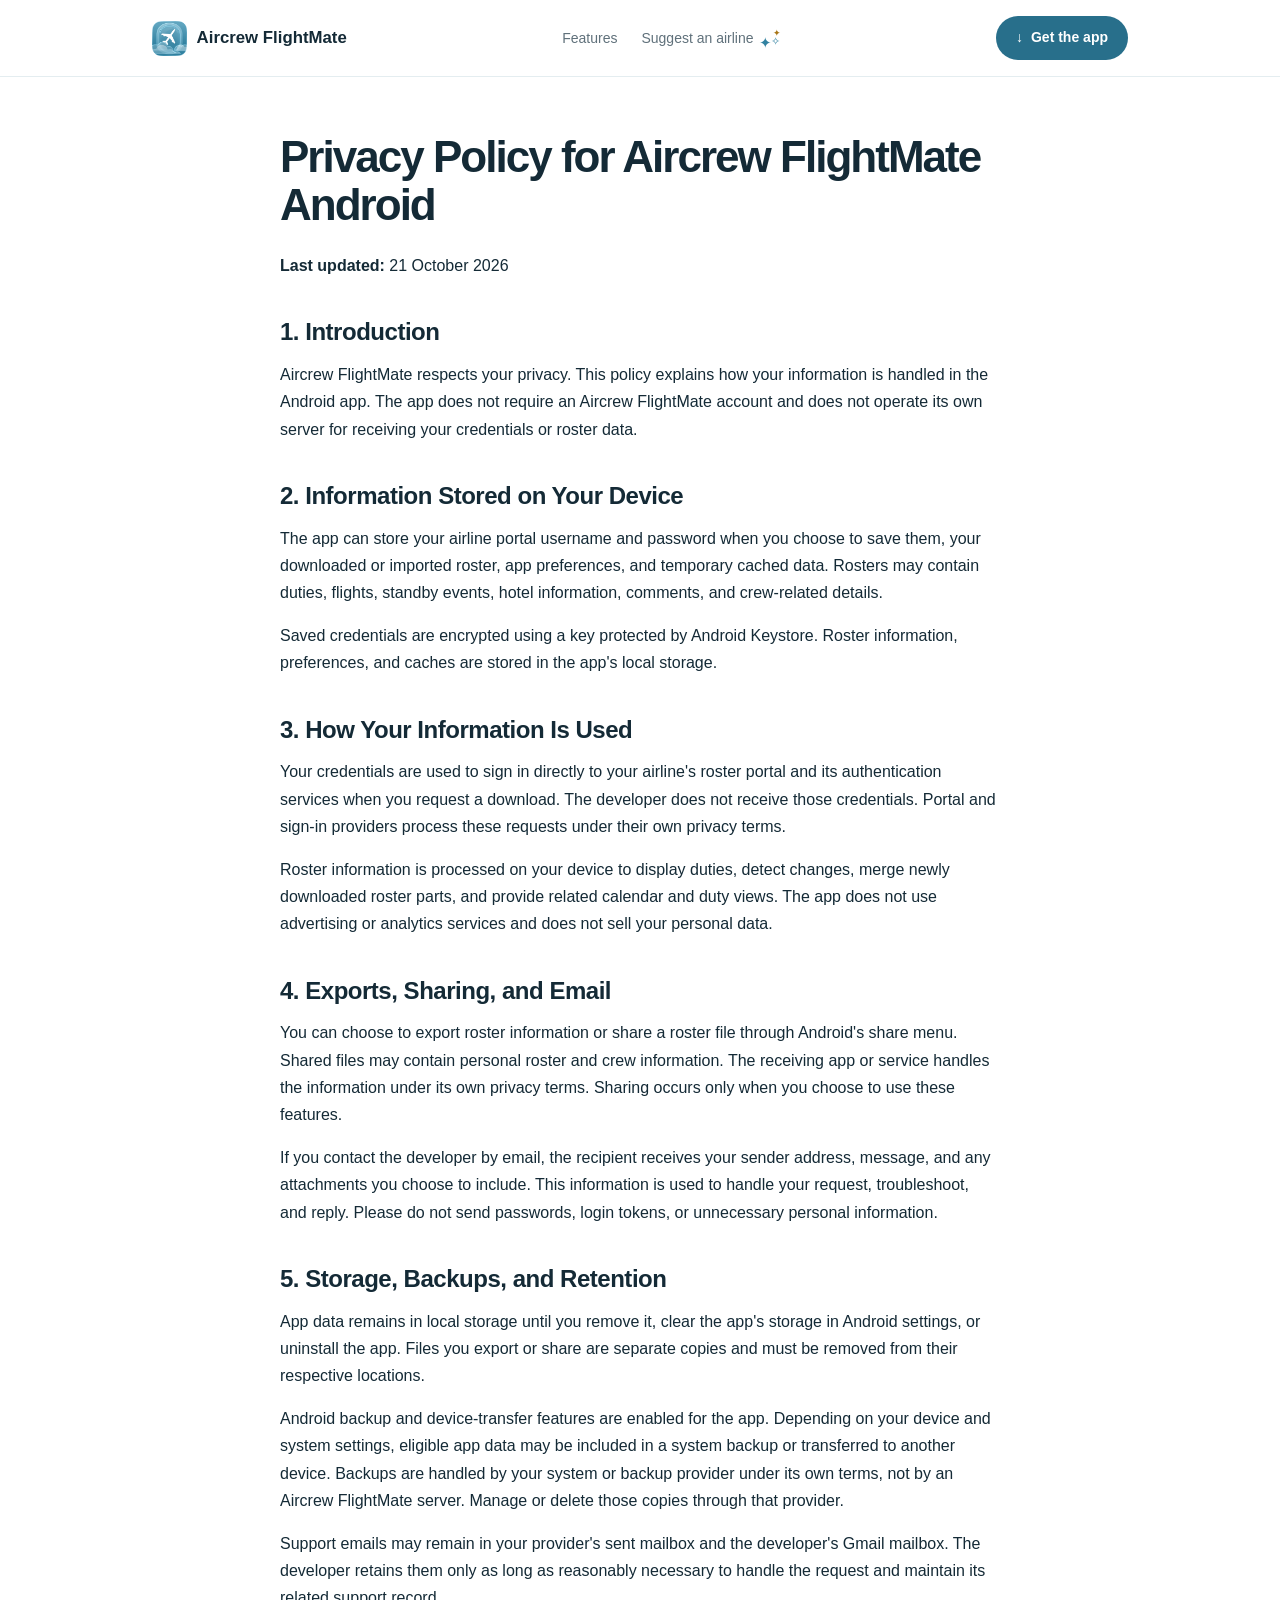
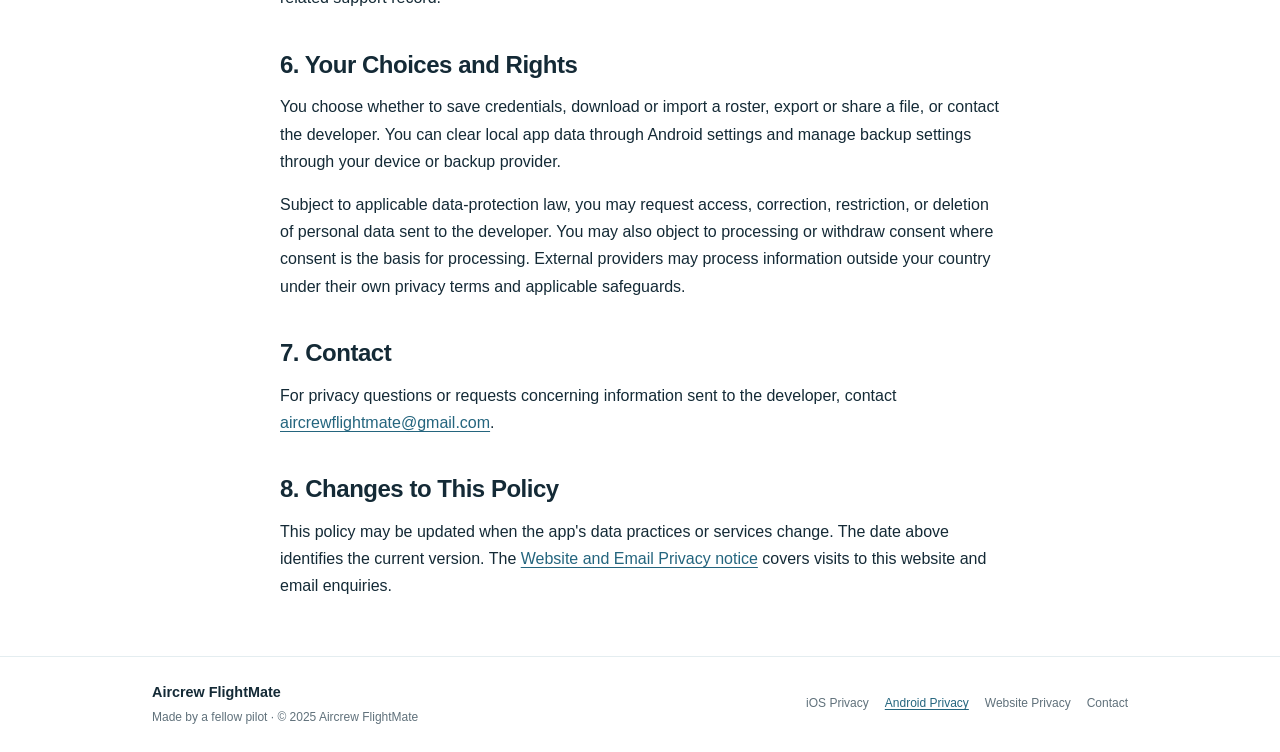
<file: privacy-android.html>
<!DOCTYPE html>
<html lang="en">
<head>
  <meta charset="UTF-8">
  <meta name="viewport" content="width=device-width, initial-scale=1.0">
  <title>Privacy Policy - Aircrew FlightMate Android</title>
  <link rel="icon" type="image/png" href="assets/app-icon.png">
  <link rel="stylesheet" href="styles.css?v=160f6955e861">
</head>
<body>
  <a class="skip-link" href="#main-content">Skip to content</a>
  <header class="site-header">
    <div class="header-content">
      <a class="brand" href="./" aria-label="Aircrew FlightMate home">
        <img src="assets/app-icon.png" alt="" width="35" height="35">
        <span>Aircrew FlightMate</span>
      </a>
      <nav class="site-nav" aria-label="Main navigation">
        <a href="./#features">Features</a>
        <a class="airline-nav" href="./#suggest-airline">Suggest an airline<span class="sparkles" aria-hidden="true"><span>✦</span><span>✦</span><span>✧</span></span></a>
      </nav>
      <a class="button header-download" href="./#download"><span aria-hidden="true">↓</span> Get the app</a>
    </div>
  </header>
  <main class="policy" id="main-content">
    <h1>Privacy Policy for Aircrew FlightMate Android</h1>
    <p><strong>Last updated:</strong> 21 October 2026</p>

    <h2>1. Introduction</h2>
    <p>Aircrew FlightMate respects your privacy. This policy explains how your information is handled in the Android app. The app does not require an Aircrew FlightMate account and does not operate its own server for receiving your credentials or roster data.</p>

    <h2>2. Information Stored on Your Device</h2>
    <p>The app can store your airline portal username and password when you choose to save them, your downloaded or imported roster, app preferences, and temporary cached data. Rosters may contain duties, flights, standby events, hotel information, comments, and crew-related details.</p>
    <p>Saved credentials are encrypted using a key protected by Android Keystore. Roster information, preferences, and caches are stored in the app's local storage.</p>

    <h2>3. How Your Information Is Used</h2>
    <p>Your credentials are used to sign in directly to your airline's roster portal and its authentication services when you request a download. The developer does not receive those credentials. Portal and sign-in providers process these requests under their own privacy terms.</p>
    <p>Roster information is processed on your device to display duties, detect changes, merge newly downloaded roster parts, and provide related calendar and duty views. The app does not use advertising or analytics services and does not sell your personal data.</p>

    <h2>4. Exports, Sharing, and Email</h2>
    <p>You can choose to export roster information or share a roster file through Android's share menu. Shared files may contain personal roster and crew information. The receiving app or service handles the information under its own privacy terms. Sharing occurs only when you choose to use these features.</p>
    <p>If you contact the developer by email, the recipient receives your sender address, message, and any attachments you choose to include. This information is used to handle your request, troubleshoot, and reply. Please do not send passwords, login tokens, or unnecessary personal information.</p>

    <h2>5. Storage, Backups, and Retention</h2>
    <p>App data remains in local storage until you remove it, clear the app's storage in Android settings, or uninstall the app. Files you export or share are separate copies and must be removed from their respective locations.</p>
    <p>Android backup and device-transfer features are enabled for the app. Depending on your device and system settings, eligible app data may be included in a system backup or transferred to another device. Backups are handled by your system or backup provider under its own terms, not by an Aircrew FlightMate server. Manage or delete those copies through that provider.</p>
    <p>Support emails may remain in your provider's sent mailbox and the developer's Gmail mailbox. The developer retains them only as long as reasonably necessary to handle the request and maintain its related support record.</p>

    <h2>6. Your Choices and Rights</h2>
    <p>You choose whether to save credentials, download or import a roster, export or share a file, or contact the developer. You can clear local app data through Android settings and manage backup settings through your device or backup provider.</p>
    <p>Subject to applicable data-protection law, you may request access, correction, restriction, or deletion of personal data sent to the developer. You may also object to processing or withdraw consent where consent is the basis for processing. External providers may process information outside your country under their own privacy terms and applicable safeguards.</p>

    <h2>7. Contact</h2>
    <p>For privacy questions or requests concerning information sent to the developer, contact <a href="mailto:aircrewflightmate@gmail.com">aircrewflightmate@gmail.com</a>.</p>

    <h2>8. Changes to This Policy</h2>
    <p>This policy may be updated when the app's data practices or services change. The date above identifies the current version. The <a href="privacy-website.html">Website and Email Privacy notice</a> covers visits to this website and email enquiries.</p>
  </main>
  <footer class="site-footer">
    <div class="footer-content">
      <div>
        <a class="footer-brand" href="./">Aircrew FlightMate</a>
        <p>Made by a fellow pilot · &copy; 2025 Aircrew FlightMate</p>
      </div>
      <nav class="footer-links" id="privacy" aria-label="Privacy and contact">
        <a href="privacy-ios.html">iOS Privacy</a>
        <a href="privacy-android.html" aria-current="page">Android Privacy</a>
        <a id="website-privacy" href="privacy-website.html">Website Privacy</a>
        <a href="mailto:aircrewflightmate@gmail.com">Contact</a>
      </nav>
    </div>
  </footer>
</body>
</html>
</file>
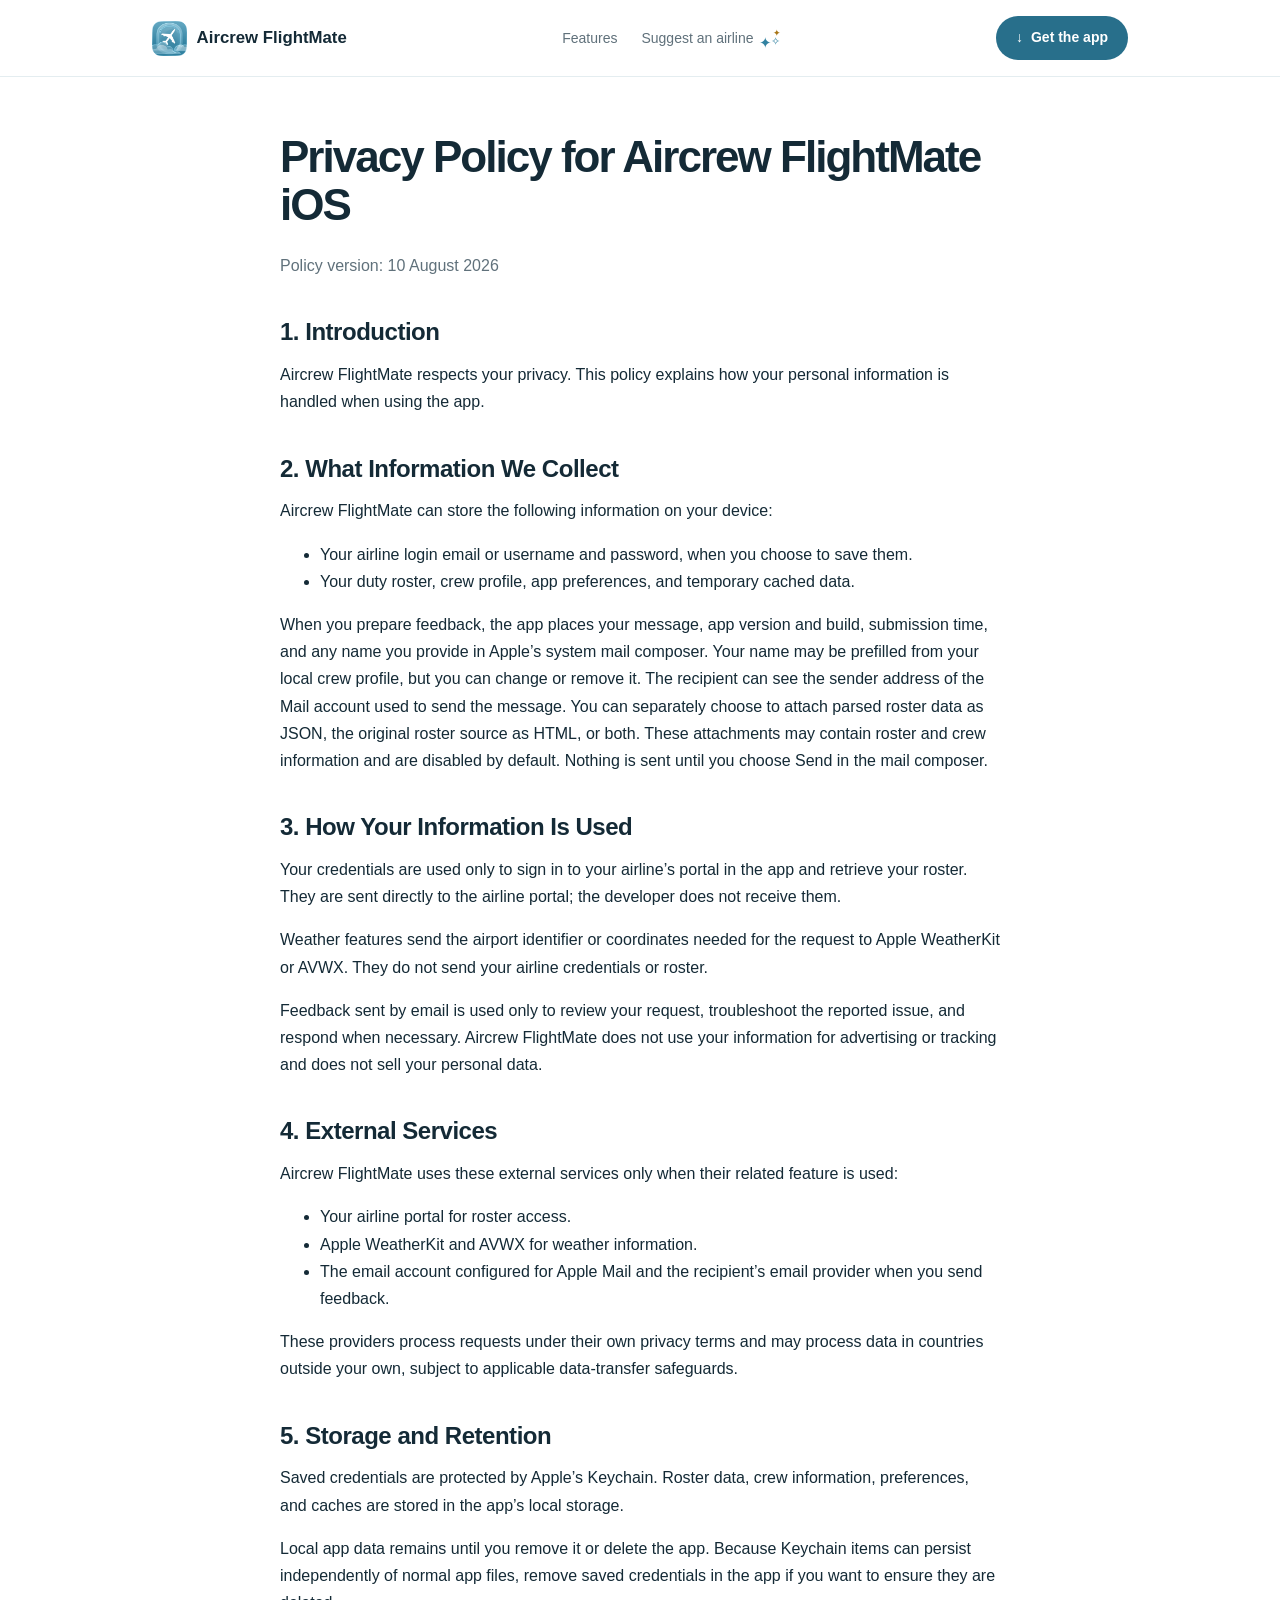
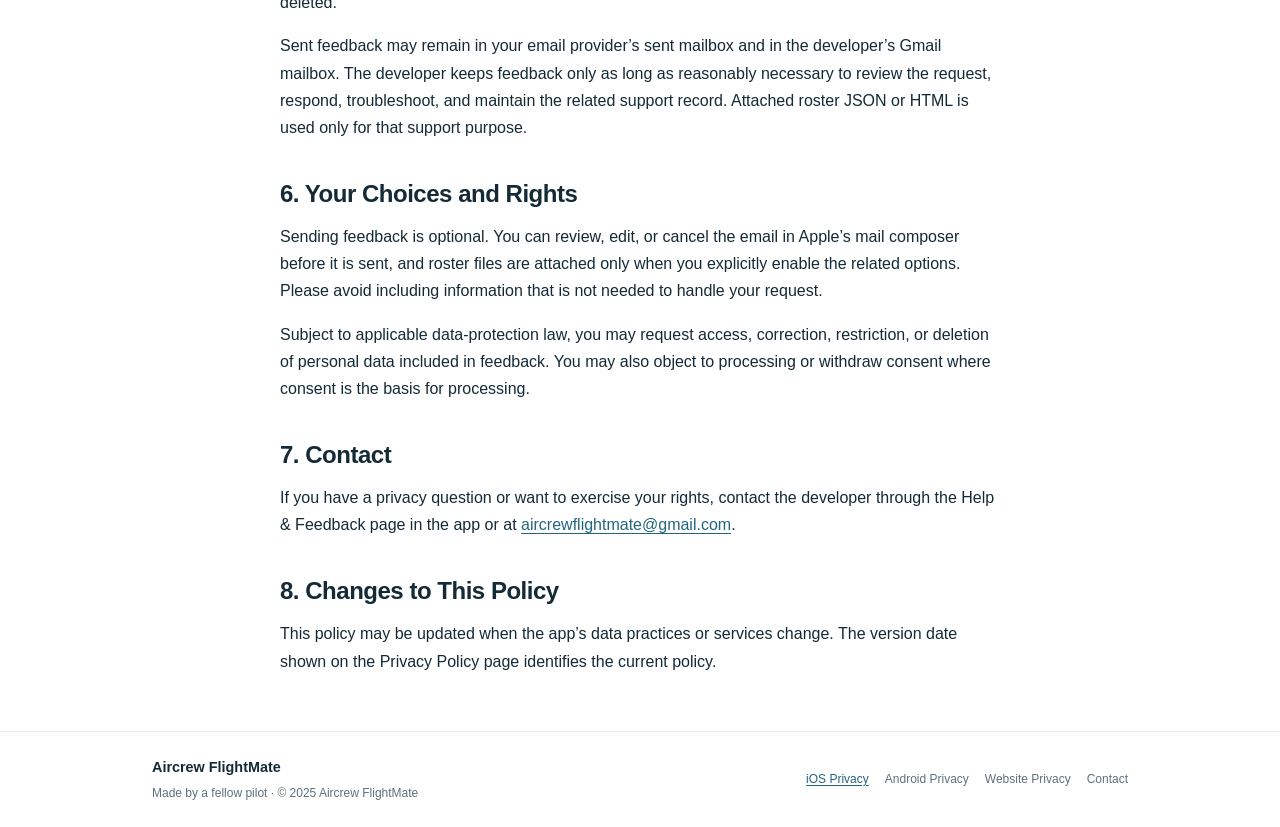
<file: privacy-ios.html>
<!DOCTYPE html>
<html lang="en">
<head>
  <meta charset="UTF-8">
  <meta name="viewport" content="width=device-width, initial-scale=1.0">
  <title>Privacy Policy - Aircrew FlightMate iOS</title>
  <link rel="icon" type="image/png" href="assets/app-icon.png">
  <link rel="stylesheet" href="styles.css?v=160f6955e861">
</head>
<body>
  <a class="skip-link" href="#main-content">Skip to content</a>
  <header class="site-header">
    <div class="header-content">
      <a class="brand" href="./" aria-label="Aircrew FlightMate home">
        <img src="assets/app-icon.png" alt="" width="35" height="35">
        <span>Aircrew FlightMate</span>
      </a>
      <nav class="site-nav" aria-label="Main navigation">
        <a href="./#features">Features</a>
        <a class="airline-nav" href="./#suggest-airline">Suggest an airline<span class="sparkles" aria-hidden="true"><span>✦</span><span>✦</span><span>✧</span></span></a>
      </nav>
      <a class="button header-download" href="./#download"><span aria-hidden="true">↓</span> Get the app</a>
    </div>
  </header>
  <main class="policy" id="main-content">
    <h1>Privacy Policy for Aircrew FlightMate iOS</h1>
    <p class="date">Policy version: 10 August 2026</p>

    <h2>1. Introduction</h2>
    <p>Aircrew FlightMate respects your privacy. This policy explains how your personal information is handled when using the app.</p>

    <h2>2. What Information We Collect</h2>
    <p>Aircrew FlightMate can store the following information on your device:</p>
    <ul>
      <li>Your airline login email or username and password, when you choose to save them.</li>
      <li>Your duty roster, crew profile, app preferences, and temporary cached data.</li>
    </ul>
    <p>When you prepare feedback, the app places your message, app version and build, submission time, and any name you provide in Apple’s system mail composer. Your name may be prefilled from your local crew profile, but you can change or remove it. The recipient can see the sender address of the Mail account used to send the message. You can separately choose to attach parsed roster data as JSON, the original roster source as HTML, or both. These attachments may contain roster and crew information and are disabled by default. Nothing is sent until you choose Send in the mail composer.</p>

    <h2>3. How Your Information Is Used</h2>
    <p>Your credentials are used only to sign in to your airline’s portal in the app and retrieve your roster. They are sent directly to the airline portal; the developer does not receive them.</p>
    <p>Weather features send the airport identifier or coordinates needed for the request to Apple WeatherKit or AVWX. They do not send your airline credentials or roster.</p>
    <p>Feedback sent by email is used only to review your request, troubleshoot the reported issue, and respond when necessary. Aircrew FlightMate does not use your information for advertising or tracking and does not sell your personal data.</p>

    <h2>4. External Services</h2>
    <p>Aircrew FlightMate uses these external services only when their related feature is used:</p>
    <ul>
      <li>Your airline portal for roster access.</li>
      <li>Apple WeatherKit and AVWX for weather information.</li>
      <li>The email account configured for Apple Mail and the recipient’s email provider when you send feedback.</li>
    </ul>
    <p>These providers process requests under their own privacy terms and may process data in countries outside your own, subject to applicable data-transfer safeguards.</p>

    <h2>5. Storage and Retention</h2>
    <p>Saved credentials are protected by Apple’s Keychain. Roster data, crew information, preferences, and caches are stored in the app’s local storage.</p>
    <p>Local app data remains until you remove it or delete the app. Because Keychain items can persist independently of normal app files, remove saved credentials in the app if you want to ensure they are deleted.</p>
    <p>Sent feedback may remain in your email provider’s sent mailbox and in the developer’s Gmail mailbox. The developer keeps feedback only as long as reasonably necessary to review the request, respond, troubleshoot, and maintain the related support record. Attached roster JSON or HTML is used only for that support purpose.</p>

    <h2>6. Your Choices and Rights</h2>
    <p>Sending feedback is optional. You can review, edit, or cancel the email in Apple’s mail composer before it is sent, and roster files are attached only when you explicitly enable the related options. Please avoid including information that is not needed to handle your request.</p>
    <p>Subject to applicable data-protection law, you may request access, correction, restriction, or deletion of personal data included in feedback. You may also object to processing or withdraw consent where consent is the basis for processing.</p>

    <h2>7. Contact</h2>
    <p>If you have a privacy question or want to exercise your rights, contact the developer through the Help &amp; Feedback page in the app or at <a href="mailto:aircrewflightmate@gmail.com">aircrewflightmate@gmail.com</a>.</p>

    <h2>8. Changes to This Policy</h2>
    <p>This policy may be updated when the app’s data practices or services change. The version date shown on the Privacy Policy page identifies the current policy.</p>
  </main>
  <footer class="site-footer">
    <div class="footer-content">
      <div>
        <a class="footer-brand" href="./">Aircrew FlightMate</a>
        <p>Made by a fellow pilot · &copy; 2025 Aircrew FlightMate</p>
      </div>
      <nav class="footer-links" id="privacy" aria-label="Privacy and contact">
        <a href="privacy-ios.html" aria-current="page">iOS Privacy</a>
        <a href="privacy-android.html">Android Privacy</a>
        <a id="website-privacy" href="privacy-website.html">Website Privacy</a>
        <a href="mailto:aircrewflightmate@gmail.com">Contact</a>
      </nav>
    </div>
  </footer>
</body>
</html>
</file>
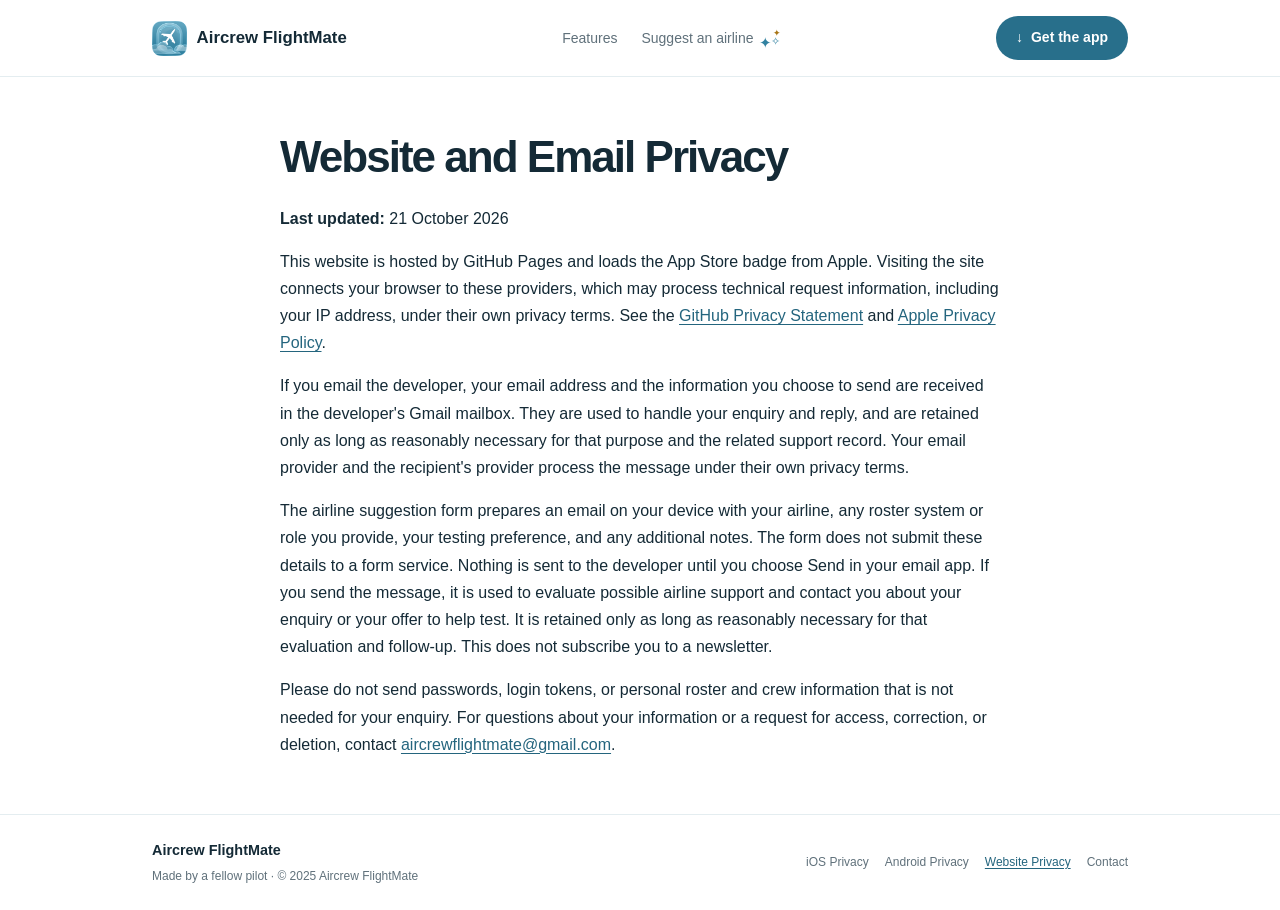
<file: privacy-website.html>
<!DOCTYPE html>
<html lang="en">
<head>
  <meta charset="UTF-8">
  <meta name="viewport" content="width=device-width, initial-scale=1.0">
  <title>Website and Email Privacy - Aircrew FlightMate</title>
  <link rel="icon" type="image/png" href="assets/app-icon.png">
  <link rel="stylesheet" href="styles.css?v=160f6955e861">
</head>
<body>
  <a class="skip-link" href="#main-content">Skip to content</a>
  <header class="site-header">
    <div class="header-content">
      <a class="brand" href="./" aria-label="Aircrew FlightMate home">
        <img src="assets/app-icon.png" alt="" width="35" height="35">
        <span>Aircrew FlightMate</span>
      </a>
      <nav class="site-nav" aria-label="Main navigation">
        <a href="./#features">Features</a>
        <a class="airline-nav" href="./#suggest-airline">Suggest an airline<span class="sparkles" aria-hidden="true"><span>✦</span><span>✦</span><span>✧</span></span></a>
      </nav>
      <a class="button header-download" href="./#download"><span aria-hidden="true">↓</span> Get the app</a>
    </div>
  </header>
  <main class="policy" id="main-content">
    <h1>Website and Email Privacy</h1>
    <p><strong>Last updated:</strong> 21 October 2026</p>
    <p>This website is hosted by GitHub Pages and loads the App Store badge from Apple. Visiting the site connects your browser to these providers, which may process technical request information, including your IP address, under their own privacy terms. See the <a href="https://docs.github.com/en/site-policy/privacy-policies/github-general-privacy-statement">GitHub Privacy Statement</a> and <a href="https://www.apple.com/legal/privacy/">Apple Privacy Policy</a>.</p>
    <p>If you email the developer, your email address and the information you choose to send are received in the developer's Gmail mailbox. They are used to handle your enquiry and reply, and are retained only as long as reasonably necessary for that purpose and the related support record. Your email provider and the recipient's provider process the message under their own privacy terms.</p>
    <p>The airline suggestion form prepares an email on your device with your airline, any roster system or role you provide, your testing preference, and any additional notes. The form does not submit these details to a form service. Nothing is sent to the developer until you choose Send in your email app. If you send the message, it is used to evaluate possible airline support and contact you about your enquiry or your offer to help test. It is retained only as long as reasonably necessary for that evaluation and follow-up. This does not subscribe you to a newsletter.</p>
    <p>Please do not send passwords, login tokens, or personal roster and crew information that is not needed for your enquiry. For questions about your information or a request for access, correction, or deletion, contact <a href="mailto:aircrewflightmate@gmail.com">aircrewflightmate@gmail.com</a>.</p>
  </main>
  <footer class="site-footer">
    <div class="footer-content">
      <div>
        <a class="footer-brand" href="./">Aircrew FlightMate</a>
        <p>Made by a fellow pilot · &copy; 2025 Aircrew FlightMate</p>
      </div>
      <nav class="footer-links" id="privacy" aria-label="Privacy and contact">
        <a href="privacy-ios.html">iOS Privacy</a>
        <a href="privacy-android.html">Android Privacy</a>
        <a id="website-privacy" href="privacy-website.html" aria-current="page">Website Privacy</a>
        <a href="mailto:aircrewflightmate@gmail.com">Contact</a>
      </nav>
    </div>
  </footer>
</body>
</html>
</file>
<file: styles.css>
:root {
  /* Match the apps' shared teal accent and the approved website concept. */
  --accent: #3282a1;
  --accent-dark: #24657e;
  --button: #286f8b;
  --navy: #142a36;
  --paper: #ffffff;
  --soft: #f1f7f9;
  --muted: #60717b;
  --line: #e4edf0;
}
* { box-sizing: border-box; }
html { scroll-padding-top: 6rem; }
body {
  margin: 0;
  background: var(--paper);
  color: var(--navy);
  font-family: -apple-system, BlinkMacSystemFont, 'Segoe UI', Roboto, sans-serif;
  line-height: 1.6;
}
a { color: var(--accent-dark); text-underline-offset: 0.2em; }
img { display: block; max-width: 100%; height: auto; }
h1, h2, h3 { color: var(--navy); }
h1, h2 { font-weight: 600; line-height: 1.08; letter-spacing: -0.045em; }
h1 { font-size: clamp(2.25rem, 6.4vw, 4.1rem); margin: 0; }
h2 { font-size: clamp(1.9rem, 4.3vw, 2.65rem); margin: 0 0 1rem; }
h3 { font-size: 1.05rem; line-height: 1.3; letter-spacing: -0.015em; margin: 0 0 0.5rem; font-weight: 600; }
:focus-visible { outline: 3px solid var(--accent); outline-offset: 4px; }
.skip-link {
  position: fixed;
  top: 0.5rem;
  left: 1rem;
  z-index: 30;
  padding: 0.75rem 1rem;
  background: var(--paper);
  transform: translateY(-150%);
}
.skip-link:focus { transform: translateY(0); }
.site-header { position: sticky; top: 0; z-index: 20; background: var(--paper); border-bottom: 1px solid var(--line); }
.header-content {
  max-width: 1040px;
  margin: 0 auto;
  padding: 1rem 2rem;
  display: grid;
  grid-template-columns: auto 1fr auto;
  align-items: center;
  gap: 1.5rem;
}
.brand { display: inline-flex; align-items: center; gap: 0.6rem; color: var(--navy); font-size: 1.05rem; font-weight: 600; text-decoration: none; white-space: nowrap; }
.brand img { width: 35px; height: 35px; flex-shrink: 0; }
.site-nav { display: flex; align-items: center; justify-content: center; gap: 1.5rem; }
.site-nav a { display: inline-flex; align-items: center; min-height: 44px; color: var(--muted); font-size: 0.875rem; text-decoration: none; white-space: nowrap; }
.site-nav a:hover { color: var(--accent-dark); }
.sparkles { display: inline-block; position: relative; width: 22px; height: 25px; margin-left: 5px; color: var(--accent); }
.sparkles span { position: absolute; animation: sparkle 2.8s ease-in-out infinite; }
.sparkles span:nth-child(1) { top: 5px; left: 0; font-size: 15px; }
.sparkles span:nth-child(2) { top: 0; right: 0; font-size: 9px; color: #a87516; animation-delay: 0.65s; }
.sparkles span:nth-child(3) { bottom: 0; right: 1px; font-size: 11px; animation-delay: 1.3s; }
@keyframes sparkle {
  0%, 100% { opacity: 0.45; transform: scale(0.8); }
  45% { opacity: 1; transform: scale(1.15); }
}
.button {
  display: inline-flex;
  align-items: center;
  justify-content: center;
  gap: 0.5rem;
  min-height: 44px;
  padding: 0.7rem 1.25rem;
  border: 0;
  border-radius: 999px;
  background: var(--button);
  color: white;
  font: inherit;
  font-size: 0.875rem;
  font-weight: 600;
  line-height: 1.4;
  text-align: center;
  text-decoration: none;
  cursor: pointer;
}
.button:hover { background: #1e576e; }
.hero { max-width: 1040px; margin: 0 auto; padding: 4rem 1.75rem 0; text-align: center; }
.eyebrow { color: var(--accent-dark); font-size: 0.7rem; font-weight: 600; letter-spacing: 0.13em; text-transform: uppercase; margin: 0 0 1.1rem; }
.hero h1 span { color: var(--accent); }
.hero-description { max-width: 570px; margin: 1.5rem auto 0; font-size: 1.05rem; color: var(--muted); }
.hero-tagline { font-size: 0.8rem; margin: 1.5rem 0 0; color: var(--muted); }
.phone-stage { position: relative; max-width: 710px; margin: 0 auto; padding: 4rem 2.75rem 2rem; }
.phone-glow { position: absolute; inset: 8rem 1rem 3rem; background: radial-gradient(ellipse, #c8e6f0, transparent 70%); opacity: 0.7; pointer-events: none; }
.phones { position: relative; display: grid; grid-template-columns: 1fr 1.15fr 1fr; align-items: center; gap: 22px; }
.phone { min-width: 0; margin: 0; }
.phone-frame { padding: 7px; background: #10202b; border-radius: 32px; box-shadow: 0 22px 35px -14px #0628384d, inset 0 0 0 1px #7e929b; }
.phone-frame img { width: 100%; border-radius: 25px; }
.phone-left { transform: rotate(-7deg) translateY(27px); }
.phone-right { transform: rotate(7deg) translateY(27px); }
.phone-center { z-index: 1; }
.phone figcaption { margin-top: 1.2rem; font-size: 0.75rem; color: var(--muted); }
.phone-stage > .platform-note { margin: 2.25rem 0 0; }
.platform-note { color: var(--muted); font-size: 0.8rem; }
.section { width: calc(100% - 3.5rem); max-width: 960px; margin: 3rem auto; }
.features { padding: 3rem 2.65rem; border-radius: 28px; background: var(--soft); }
.section-heading { max-width: 550px; margin: 0 auto; text-align: center; }
.section-heading > p:last-child { margin-bottom: 0; color: var(--muted); }
.feature-grid { display: grid; grid-template-columns: 1fr 1fr; gap: 2rem 2.5rem; margin-top: 2.5rem; }
.feature { display: grid; grid-template-columns: 25px 1fr; gap: 0.8rem; align-items: start; }
.feature-icon { width: 24px; height: 24px; margin-top: 1px; color: var(--accent-dark); }
.feature p { margin: 0; color: var(--muted); font-size: 0.9rem; }
.feature-notes { margin-top: 2rem; border-top: 1px solid var(--line); padding-top: 1rem; color: var(--muted); font-size: 0.9rem; }
.feature-notes p:last-child { margin-bottom: 0; }
.airline-callout { display: flex; align-items: center; justify-content: space-between; gap: 2rem; padding: 3rem 2.65rem; border-radius: 28px; background: #102f40; color: #f6fbfd; }
.airline-callout h2 { color: #f6fbfd; }
.airline-callout .eyebrow { color: #8bc4d8; }
.airline-callout > div:first-child > p:last-child { max-width: 470px; color: #d0e2eb; margin-bottom: 0; }
.airline-action { flex-shrink: 0; }
.airline-action p { margin: 0.7rem 0 0; text-align: center; color: #d0e2eb; font-size: 0.75rem; }
.button-light { background: #f6fbfd; color: #102f40; padding: 0.9rem 1.3rem; }
.button-light:hover { background: #e2f0f6; }
.airline-callout :focus-visible { outline-color: #8bc4d8; }
.airline-form-container { max-width: 720px; margin: 2.5rem auto 0; padding: 0 1rem; }
#airline-form { display: grid; gap: 1.1rem; scroll-margin-top: 1.25rem; }
#airline-form label { display: grid; gap: 0.45rem; font-size: 0.9rem; font-weight: 600; }
#airline-form input[type="text"], #airline-form select, #airline-form textarea { width: 100%; min-height: 44px; padding: 0.75rem; border: 1px solid #8297a3; border-radius: 10px; background: var(--paper); color: var(--navy); font: inherit; font-size: 1rem; }
#airline-form textarea { resize: vertical; }
#airline-form .tester-choice { display: flex; align-items: start; gap: 0.5rem; font-weight: 400; }
#airline-form input[type="checkbox"] { margin-top: 0.35rem; accent-color: var(--accent-dark); }
#airline-form button { justify-self: start; }
#airline-email-note, .email-fallback { font-size: 0.8rem; color: var(--muted); overflow-wrap: anywhere; }
#airline-email-note { margin: 0; }
.download { padding: 3.5rem 1.75rem; text-align: center; background: var(--soft); }
.download-icon { width: 55px; height: 55px; margin: 0 auto 1.2rem; }
.download > p { color: var(--muted); }
.store-links { display: flex; flex-wrap: wrap; align-items: center; justify-content: center; gap: 1.5rem; padding: 12.5px 0; margin: 1.25rem auto 0.5rem; }
.store-links a { display: inline-flex; border-radius: 8px; }
.appstore-badge img { width: 150px; height: 50px; }
.google-play-badge img { width: auto; height: 50px; }
.download .availability { font-size: 0.75rem; margin-bottom: 0; }
.site-footer { border-top: 1px solid var(--line); }
.footer-content { display: flex; align-items: center; justify-content: space-between; flex-wrap: wrap; gap: 1rem; max-width: 1040px; margin: 0 auto; padding: 1.5rem 2rem; color: var(--muted); font-size: 0.75rem; }
.footer-brand { color: var(--navy); font-weight: 600; text-decoration: none; font-size: 0.9rem; }
.footer-content p { margin: 0.3rem 0 0; }
.footer-links { display: flex; flex-wrap: wrap; gap: 0.25rem 1rem; }
.footer-links a { display: inline-flex; align-items: center; min-height: 44px; color: inherit; text-decoration: none; }
.footer-links a:hover, .footer-links a[aria-current="page"] { color: var(--accent-dark); text-decoration: underline; }
.policy { max-width: 48rem; margin: 3.5rem auto; padding: 0 1.5rem; overflow-wrap: anywhere; line-height: 1.7; }
.policy h1 { font-size: clamp(2rem, 4vw, 2.75rem); margin-bottom: 1.5rem; }
.policy h2 { font-size: 1.5rem; letter-spacing: -0.02em; margin-top: 2.5rem; }
.policy .date { color: var(--muted); }
@media (max-width: 760px) {
  html { scroll-padding-top: 9rem; }
  .header-content { grid-template-columns: minmax(0, 1fr) auto; gap: 0.5rem 1rem; padding: 0.75rem 1.5rem; }
  .brand { font-size: 1rem; }
  .brand img { width: 32px; height: 32px; }
  .site-nav { grid-column: 1 / -1; grid-row: 2; }
  .header-download { grid-column: 2; grid-row: 1; }
  .hero { padding-top: 2.5rem; }
  .hero-description { font-size: 1rem; }
  .phone-stage { padding: 3rem 2rem 1.5rem; }
  .phones { gap: 12px; }
  .phone-frame { padding: 5px; border-radius: 25px; }
  .phone-frame img { border-radius: 20px; }
  .features { padding: 2.5rem 1.75rem; }
  .airline-callout { flex-direction: column; align-items: start; padding: 2.5rem 1.75rem; gap: 1.5rem; }
  .footer-content { flex-direction: column; align-items: start; }
}
@media (max-width: 480px) {
  .header-content { padding-left: 1rem; padding-right: 1rem; gap: 0.5rem; }
  .brand { font-size: 0.85rem; gap: 0.45rem; }
  .brand img { width: 29px; height: 29px; }
  .header-download { padding: 0.65rem 0.8rem; font-size: 0.8rem; }
  .site-nav { gap: 1.25rem; }
  .site-nav a { font-size: 0.8rem; }
  .hero { padding-left: 1.25rem; padding-right: 1.25rem; }
  .hero-description br { display: none; }
  .phone-stage { padding: 2.5rem 0.25rem 1rem; }
  .phones { gap: 7px; }
  .phone-frame { padding: 3px; border-radius: 15px; }
  .phone-frame img { border-radius: 12px; }
  .phone figcaption { font-size: 0.7rem; margin-top: 1rem; }
  .phone-stage > .platform-note { font-size: 0.7rem; }
  .section { width: calc(100% - 2rem); margin: 2rem auto; }
  .features { padding: 2rem 1.4rem; border-radius: 22px; }
  .feature-grid { grid-template-columns: 1fr; gap: 1.75rem; }
  .airline-callout { padding: 2rem 1.5rem; border-radius: 22px; }
  .airline-form-container { padding: 0; margin-top: 2rem; }
  #airline-form button { width: 100%; }
  .download { padding: 3rem 1.25rem; }
  .footer-content { padding: 1.5rem; }
}
@media (prefers-reduced-motion: reduce) {
  .sparkles span { animation: none; opacity: 1; transform: none; }
}
</file>
